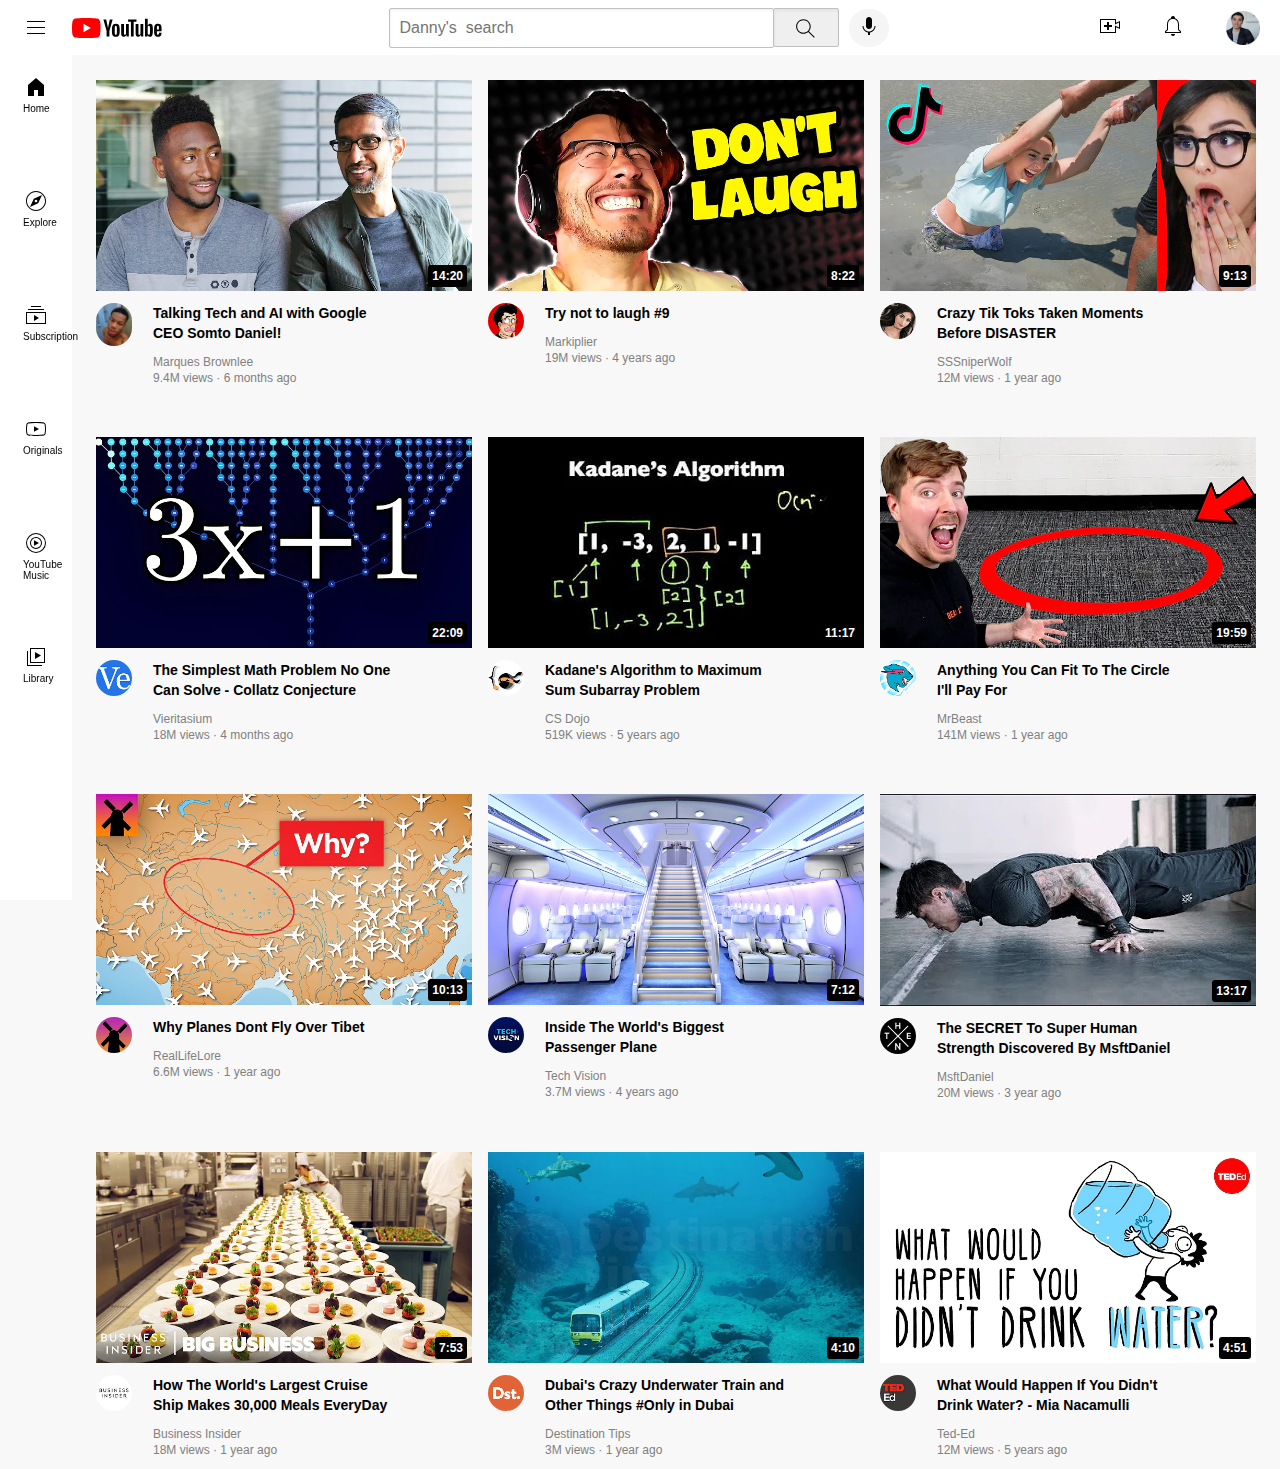
<file: Youtube.html/index.html>
<!DOCTYPE html>
<html>
<head>
    <title>Somto's Youtube Clone</title>
    <link rel="stylesheet" href="header.css">
    <link rel="stylesheet" href="youtube.css">
    <link rel="stylesheet" href="general.css"> 
    <link rel="stylesheet" href="sidebar.css">
</head>


<body class="body">
<header class="header">
    <div class="left-section">
      <img class="hamburger-menu" src="Youtubeimages.jpeg/hamburger-menu.svg">
      <img class="youtube-logo" src="Youtubeimages.jpeg/youtube-logo.svg">
    </div>
    <div class="center-section">
        <input class="search-bar" type="text" placeholder="Danny's  search">
        <button class="search-button">
            <img class="search-icon" src="Youtubeimages.jpeg/search.svg"><div class="tooltip">search</div>
        </button>
        <button class="voice-search-button">
            <img class="voice-search-icon" src="Youtubeimages.jpeg/voice-search-icon.svg">
            <div class="tooltip">Search with your voice</div> 
        </button>
    </div>
    <div class="right-section">
    
        <div class="upload-icon-container">
            <img class="upload-icon" src="Youtubeimages.jpeg/upload.svg">
            <div class="tooltip">create</div>  
        </div>
        <div class="notifications-icons-container"><img class="notifications-icons" src="Youtubeimages.jpeg/notifications.svg">
            <div class="tooltip">notifications</div>
        </div>
        <img class="profile-picture" src="Youtubeimages.jpeg/my-channel-2.jpeg">
     
    </div>
</header>

<nav class="sidebar">
    <div class="sidebar-link">
        <img class="sidebar-home" src="Youtubeimages.jpeg/home.svg">
        <div>Home</div>
    </div>
    <div class="sidebar-link">
        <img class="sidebar-explore" src="Youtubeimages.jpeg/explore.svg">
        <div>Explore</div>
    </div>
    <div class="sidebar-link">
        <img class="sidebar-su" src="Youtubeimages.jpeg/subscriptions.svg">
        <div class="sidebar-sub">Subscription</div>
    </div>
    <div class="sidebar-link">
        <img class="sidebar-originals" src="Youtubeimages.jpeg/originals.svg">
        <div>Originals</div>
    </div>
    <div class="sidebar-link">
        <img class="sidebar-music" src="Youtubeimages.jpeg/youtube-music.svg">
        <div>YouTube Music</div>
    </div>
    <div class="sidebar-link">
        <img class="sidebar-library" src="Youtubeimages.jpeg/library.svg">
        <div>Library</div>
    </div>
</nav>

<main>
<section class="video-grid">
    <div class="videopage-1">
        <div class="thumbnail-row">   
<img class="thumbnail-1" src="Youtubeimages.jpeg/thumbnail-1.jpeg">
            <div class="video-time">
                14:20
            </div>
        </div>
<div class="preview-grid">
                <div class="preview-1">
<img class="channel-1" src="Youtubeimages.jpeg/channel-1.jpg">
                </div>
                    <div class="preview-2">
                        <a href="https://www.youtube.com/watch?v=n2RNcPRtAiY" class="msft-link"><p class="video-title">Talking Tech and AI with Google CEO Somto Daniel!</p>
                        <p class="video-author">Marques Brownlee</p>
                        <p class="video-stats">9.4M views &#183; 6 months ago</p></a>
                    </div>
    </div>
</div>

<div class="videopage-2">
        <div class="thumbnail-row">
<img class="thumbnail-1" src="Youtubeimages.jpeg/thumbnail-2.jpeg">
             <div class="video-time">
               8:22
             </div>
        </div>
<div class="preview-grid">
    <div class="preview-1">   
<img class="channel-2" src="Youtubeimages.jpeg/channel-2.jpeg">
    </div>
    <div class="preview-2">   
    <a href="https://www.youtube.com/watch?v=qY0NMbACgP4" class="msft-link">
        <p class="video-title">Try not to laugh #9</p>
        <p class="video-author">Markiplier</p>
        <p class="video-stats">19M views &#183; 4 years ago</p></a>
    </div>
</div>
</div>

<div class="videopage-1">
<div class="thumbnail-row">   
<img class="thumbnail-1" src="Youtubeimages.jpeg/thumbnail-3.jpeg">
<div class="video-time">
    9:13
</div>
</div>
<div class="preview-grid">
<div class="preview-1">
<img class="channel-1" src="Youtubeimages.jpeg/channel-3.jpeg">
</div>
<div class="preview-2">
    <a href="https://www.youtube.com/watch?v=FgjPQQeTh1w" class="msft-link">
        <p class="video-title">Crazy Tik Toks Taken Moments Before DISASTER</p>
        <p class="video-author">SSSniperWolf</p>
        <p class="video-stats">12M views &#183; 1 year ago</p>
    </a>
</div>
</div>
</div>

<div class="videopage-2">
<div class="thumbnail-row">
<img class="thumbnail-1" src="Youtubeimages.jpeg/thumbnail-4.jpeg">
<div class="video-time">
    22:09
</div>
</div>
<div class="preview-grid">
<div class="preview-1">   
<img class="channel-2" src="Youtubeimages.jpeg/channel-4.jpeg">
</div>
<div class="preview-2"> 
    <a href="https://www.youtube.com/watch?v=094y1Z2wpJg" class="msft-link">  
<p class="video-title">The Simplest Math Problem No One Can Solve - Collatz Conjecture</p>
<p class="video-author">Vieritasium</p>
<p class="video-stats">18M views &#183; 4 months ago</p></a>
</div>
</div>
</div>

<div class="videopage-1">
<div class="thumbnail-row">   
<img class="thumbnail-1" src="Youtubeimages.jpeg/thumbnail-5.webp">
<div class="video-time">
    11:17
</div>
</div>
<div class="preview-grid">
<div class="preview-1">
<img class="channel-1" src="Youtubeimages.jpeg/channel-5.jpeg">
</div>
<div class="preview-2">
    <a href="https://www.youtube.com/watch?v=86CQq3pKSUw" class="msft-link">
<p class="video-title">Kadane's Algorithm to Maximum Sum Subarray Problem</p>
<p class="video-author">CS Dojo</p>
<p class="video-stats">519K views &#183; 5 years ago</p></a>
</div>
</div>
</div>

<div class="videopage-2">
<div class="thumbnail-row">
<img class="thumbnail-1" src="Youtubeimages.jpeg/thumbnail-6.webp">
<div class="video-time">
    19:59
</div>
</div>
<div class="preview-grid">
<div class="preview-1">   
<img class="channel-2" src="Youtubeimages.jpeg/channel-6.jpeg">
</div>
<div class="preview-2">
  <a href="https://www.youtube.com/watch?v=yXWw0_UfSFg" class="msft-link">     
<p class="video-title">Anything You Can Fit To The Circle I'll Pay For</p>
<p class="video-author">MrBeast</p>
<p class="video-stats">141M views &#183; 1 year ago</p></a>
</div>
</div>
</div>

<div class="videopage-1">
    <div class="thumbnail-row">   
<img class="thumbnail-1" src="Youtubeimages.jpeg/thumbnail-7.webp">
        <div class="video-time">
            10:13
        </div>
    </div>
<div class="preview-grid">
            <div class="preview-1">
<img class="channel-1" src="Youtubeimages.jpeg/channel-7.jpeg">
            </div>
                <div class="preview-2">
<a href="https://www.youtube.com/watch?v=fNVa1qMbF9Y" class="msft-link">
<p class="video-title">Why Planes Dont Fly Over Tibet</p>
<p class="video-author">RealLifeLore</p>
<p class="video-stats">6.6M views &#183; 1 year ago</p></a>
                </div>
</div>
</div>

<div class="videopage-2">
    <div class="thumbnail-row">
<img class="thumbnail-1" src="Youtubeimages.jpeg/thumbnail-8.webp">
         <div class="video-time">
           7:12
         </div>
    </div>
<div class="preview-grid">
<div class="preview-1">   
<img class="channel-2" src="Youtubeimages.jpeg/channel-8.jpeg">
</div>
<div class="preview-2"> 
    <a href="https://www.youtube.com/watch?v=lFm4EM1juls" class="msft-link">  
<p class="video-title">Inside The World's Biggest Passenger Plane</p>
<p class="video-author">Tech Vision</p>
<p class="video-stats">3.7M views &#183; 4 years ago</p></a>
</div>
</div>
</div>

<div class="videopage-1">
<div class="thumbnail-row">   
<img class="thumbnail-1" src="Youtubeimages.jpeg/thumbnail-9.webp">
<div class="video-time">
13:17
</div>
</div>
<div class="preview-grid">
<div class="preview-1">
<img class="channel-1" src="Youtubeimages.jpeg/channel-9.jpeg">
</div>
<div class="preview-2">
<a href="https://www.youtube.com/watch?v=ixmxOlcrlUc" class="msft-link">
    <p class="video-title">The SECRET To Super Human Strength Discovered By MsftDaniel</p>
    <p class="video-author">MsftDaniel</p>
    <p class="video-stats">20M views &#183; 3 year ago</p></a>
</div>
</div>
</div>

<div class="videopage-2">
<div class="thumbnail-row">
<img class="thumbnail-1" src="Youtubeimages.jpeg/thumbnail-10.webp">
<div class="video-time">
  7:53
</div>
</div>
<div class="preview-grid">
<div class="preview-1">   
<img class="channel-2" src="Youtubeimages.jpeg/channel-10.jpeg">
</div>
<div class="preview-2"> 
    <a href="https://www.youtube.com/watch?v=R2vXbFp5C9o" class="msft-link">  
<p class="video-title">How The World's Largest Cruise Ship Makes 30,000 Meals EveryDay</p>
<p class="video-author">Business Insider</p>
<p class="video-stats">18M views &#183; 1 year ago</p></a>
</div>
</div>
</div>

<div class="videopage-1">
<div class="thumbnail-row">   
<img class="thumbnail-1" src="Youtubeimages.jpeg/thumbnail-11.webp">
<div class="video-time">
   4:10
</div>
</div>
<div class="preview-grid">
<div class="preview-1">
<img class="channel-1" src="Youtubeimages.jpeg/channel-11.jpeg">
</div>
<div class="preview-2">
    <a href="https://www.youtube.com/watch?v=0nZuYyXET3s" class="msft-link">
<p class="video-title">Dubai's Crazy Underwater Train and Other Things #Only in Dubai</p>
<p class="video-author">Destination Tips</p>
<p class="video-stats">3M views &#183; 1 year ago</p></a>
</div>
</div>
</div>

<div class="videopage-2">
<div class="thumbnail-row">
<img class="thumbnail-1" src="Youtubeimages.jpeg/thumbnail-12.webp">
<div class="video-time">
4:51
</div>
</div>
<div class="preview-grid">
<div class="preview-1">   
<img class="channel-2" src="Youtubeimages.jpeg/channel-12.jpeg">
</div>
<div class="preview-2"> 
    <a href="https://www.youtube.com/watch?v=9iMGFqMmUFs" class="msft-link">  
<p class="video-title">What Would Happen If You Didn't Drink Water? - Mia Nacamulli</p>
<p class="video-author">Ted-Ed</p>
<p class="video-stats">12M views &#183; 5 years ago</p></a>
</div>
</div>
</div>
</section>
</main>

</body>
</html>
</file>
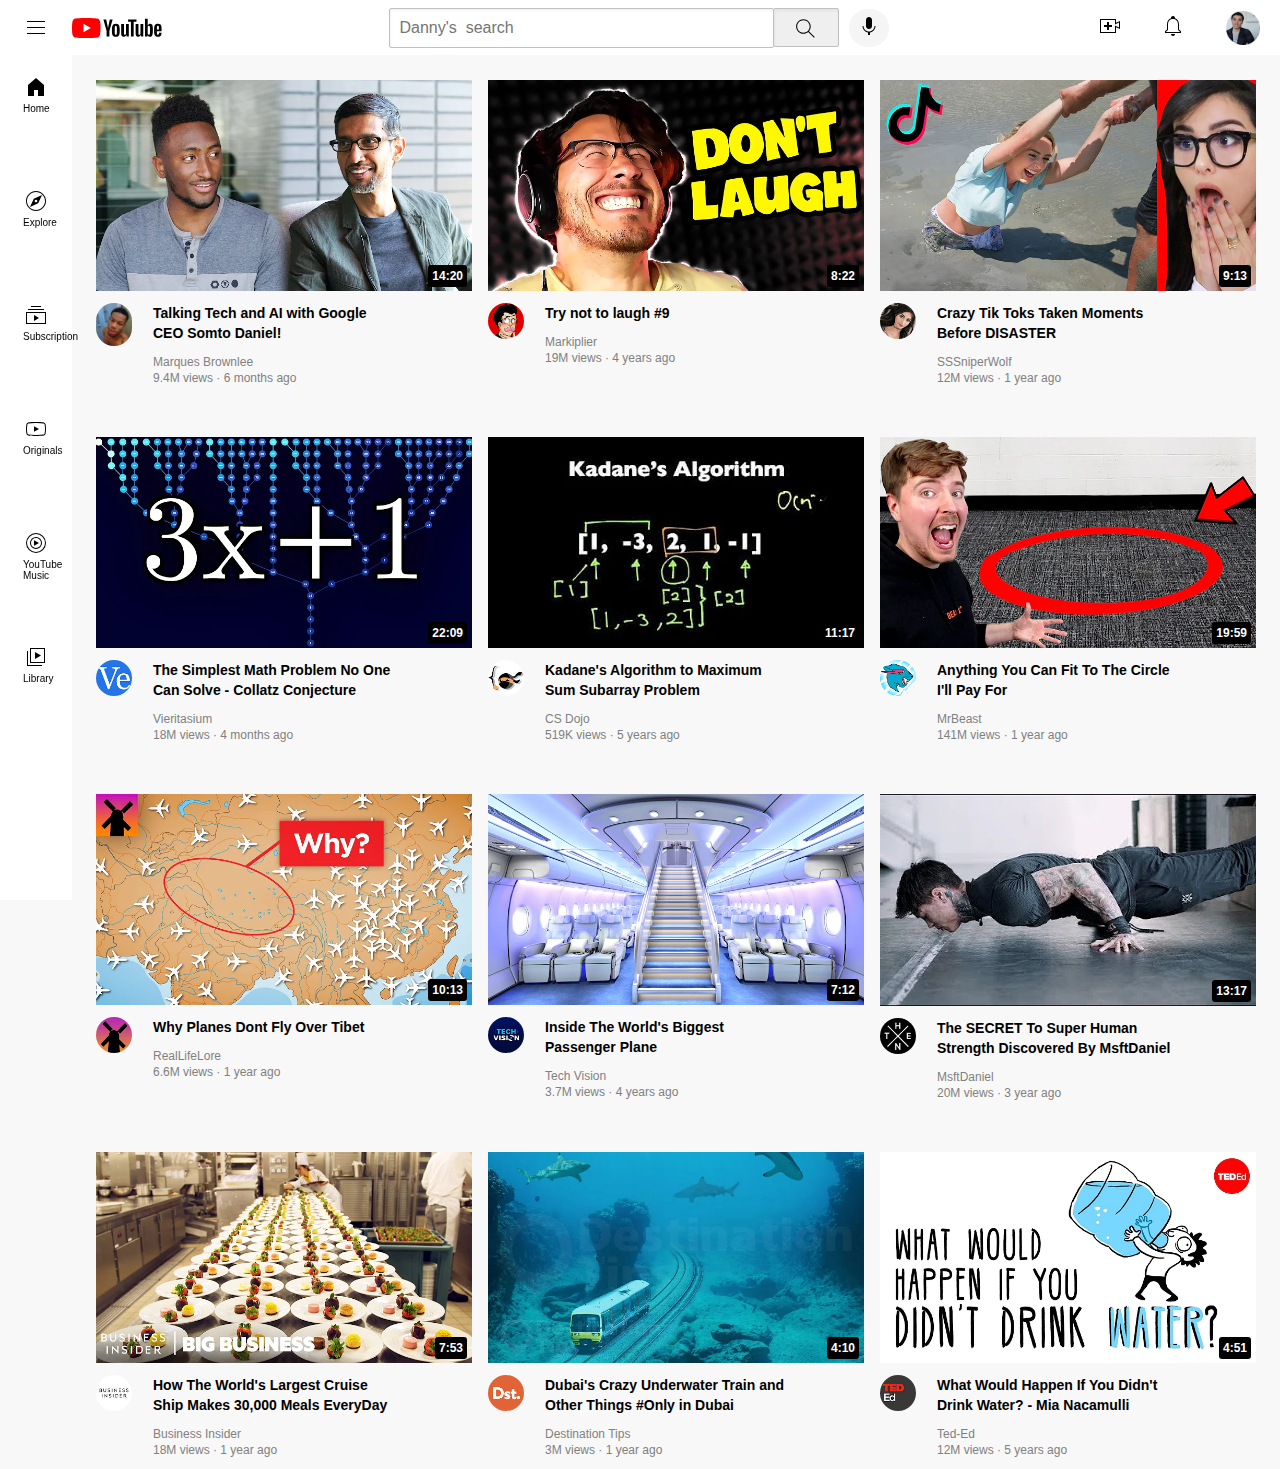
<file: Youtube.html/YOUTUBE.html>
<!DOCTYPE html>
<html>
<head>
    <title>Somto's Youtube Clone</title>
    <link rel="stylesheet" href="header.css">
    <link rel="stylesheet" href="youtube.css">
    <link rel="stylesheet" href="general.css"> 
    <link rel="stylesheet" href="sidebar.css">
</head>


<body class="body">
<header class="header">
    <div class="left-section">
      <img class="hamburger-menu" src="Youtubeimages.jpeg/hamburger-menu.svg">
      <img class="youtube-logo" src="Youtubeimages.jpeg/youtube-logo.svg">
    </div>
    <div class="center-section">
        <input class="search-bar" type="text" placeholder="Danny's  search">
        <button class="search-button">
            <img class="search-icon" src="Youtubeimages.jpeg/search.svg"><div class="tooltip">search</div>
        </button>
        <button class="voice-search-button">
            <img class="voice-search-icon" src="Youtubeimages.jpeg/voice-search-icon.svg">
            <div class="tooltip">Search with your voice</div> 
        </button>
    </div>
    <div class="right-section">
    
        <div class="upload-icon-container">
            <img class="upload-icon" src="Youtubeimages.jpeg/upload.svg">
            <div class="tooltip">create</div>  
        </div>
        <div class="notifications-icons-container"><img class="notifications-icons" src="Youtubeimages.jpeg/notifications.svg">
            <div class="tooltip">notifications</div>
        </div>
        <img class="profile-picture" src="Youtubeimages.jpeg/my-channel-2.jpeg">
     
    </div>
</header>

<nav class="sidebar">
    <div class="sidebar-link">
        <img class="sidebar-home" src="Youtubeimages.jpeg/home.svg">
        <div>Home</div>
    </div>
    <div class="sidebar-link">
        <img class="sidebar-explore" src="Youtubeimages.jpeg/explore.svg">
        <div>Explore</div>
    </div>
    <div class="sidebar-link">
        <img class="sidebar-su" src="Youtubeimages.jpeg/subscriptions.svg">
        <div class="sidebar-sub">Subscription</div>
    </div>
    <div class="sidebar-link">
        <img class="sidebar-originals" src="Youtubeimages.jpeg/originals.svg">
        <div>Originals</div>
    </div>
    <div class="sidebar-link">
        <img class="sidebar-music" src="Youtubeimages.jpeg/youtube-music.svg">
        <div>YouTube Music</div>
    </div>
    <div class="sidebar-link">
        <img class="sidebar-library" src="Youtubeimages.jpeg/library.svg">
        <div>Library</div>
    </div>
</nav>

<main>
<section class="video-grid">
    <div class="videopage-1">
        <div class="thumbnail-row">   
<img class="thumbnail-1" src="Youtubeimages.jpeg/thumbnail-1.jpeg">
            <div class="video-time">
                14:20
            </div>
        </div>
<div class="preview-grid">
                <div class="preview-1">
<img class="channel-1" src="Youtubeimages.jpeg/channel-1.jpg">
                </div>
                    <div class="preview-2">
                        <a href="https://www.youtube.com/watch?v=n2RNcPRtAiY" class="msft-link"><p class="video-title">Talking Tech and AI with Google CEO Somto Daniel!</p>
                        <p class="video-author">Marques Brownlee</p>
                        <p class="video-stats">9.4M views &#183; 6 months ago</p></a>
                    </div>
    </div>
</div>

<div class="videopage-2">
        <div class="thumbnail-row">
<img class="thumbnail-1" src="Youtubeimages.jpeg/thumbnail-2.jpeg">
             <div class="video-time">
               8:22
             </div>
        </div>
<div class="preview-grid">
    <div class="preview-1">   
<img class="channel-2" src="Youtubeimages.jpeg/channel-2.jpeg">
    </div>
    <div class="preview-2">   
    <a href="https://www.youtube.com/watch?v=qY0NMbACgP4" class="msft-link">
        <p class="video-title">Try not to laugh #9</p>
        <p class="video-author">Markiplier</p>
        <p class="video-stats">19M views &#183; 4 years ago</p></a>
    </div>
</div>
</div>

<div class="videopage-1">
<div class="thumbnail-row">   
<img class="thumbnail-1" src="Youtubeimages.jpeg/thumbnail-3.jpeg">
<div class="video-time">
    9:13
</div>
</div>
<div class="preview-grid">
<div class="preview-1">
<img class="channel-1" src="Youtubeimages.jpeg/channel-3.jpeg">
</div>
<div class="preview-2">
    <a href="https://www.youtube.com/watch?v=FgjPQQeTh1w" class="msft-link">
        <p class="video-title">Crazy Tik Toks Taken Moments Before DISASTER</p>
        <p class="video-author">SSSniperWolf</p>
        <p class="video-stats">12M views &#183; 1 year ago</p>
    </a>
</div>
</div>
</div>

<div class="videopage-2">
<div class="thumbnail-row">
<img class="thumbnail-1" src="Youtubeimages.jpeg/thumbnail-4.jpeg">
<div class="video-time">
    22:09
</div>
</div>
<div class="preview-grid">
<div class="preview-1">   
<img class="channel-2" src="Youtubeimages.jpeg/channel-4.jpeg">
</div>
<div class="preview-2"> 
    <a href="https://www.youtube.com/watch?v=094y1Z2wpJg" class="msft-link">  
<p class="video-title">The Simplest Math Problem No One Can Solve - Collatz Conjecture</p>
<p class="video-author">Vieritasium</p>
<p class="video-stats">18M views &#183; 4 months ago</p></a>
</div>
</div>
</div>

<div class="videopage-1">
<div class="thumbnail-row">   
<img class="thumbnail-1" src="Youtubeimages.jpeg/thumbnail-5.webp">
<div class="video-time">
    11:17
</div>
</div>
<div class="preview-grid">
<div class="preview-1">
<img class="channel-1" src="Youtubeimages.jpeg/channel-5.jpeg">
</div>
<div class="preview-2">
    <a href="https://www.youtube.com/watch?v=86CQq3pKSUw" class="msft-link">
<p class="video-title">Kadane's Algorithm to Maximum Sum Subarray Problem</p>
<p class="video-author">CS Dojo</p>
<p class="video-stats">519K views &#183; 5 years ago</p></a>
</div>
</div>
</div>

<div class="videopage-2">
<div class="thumbnail-row">
<img class="thumbnail-1" src="Youtubeimages.jpeg/thumbnail-6.webp">
<div class="video-time">
    19:59
</div>
</div>
<div class="preview-grid">
<div class="preview-1">   
<img class="channel-2" src="Youtubeimages.jpeg/channel-6.jpeg">
</div>
<div class="preview-2">
  <a href="https://www.youtube.com/watch?v=yXWw0_UfSFg" class="msft-link">     
<p class="video-title">Anything You Can Fit To The Circle I'll Pay For</p>
<p class="video-author">MrBeast</p>
<p class="video-stats">141M views &#183; 1 year ago</p></a>
</div>
</div>
</div>

<div class="videopage-1">
    <div class="thumbnail-row">   
<img class="thumbnail-1" src="Youtubeimages.jpeg/thumbnail-7.webp">
        <div class="video-time">
            10:13
        </div>
    </div>
<div class="preview-grid">
            <div class="preview-1">
<img class="channel-1" src="Youtubeimages.jpeg/channel-7.jpeg">
            </div>
                <div class="preview-2">
<a href="https://www.youtube.com/watch?v=fNVa1qMbF9Y" class="msft-link">
<p class="video-title">Why Planes Dont Fly Over Tibet</p>
<p class="video-author">RealLifeLore</p>
<p class="video-stats">6.6M views &#183; 1 year ago</p></a>
                </div>
</div>
</div>

<div class="videopage-2">
    <div class="thumbnail-row">
<img class="thumbnail-1" src="Youtubeimages.jpeg/thumbnail-8.webp">
         <div class="video-time">
           7:12
         </div>
    </div>
<div class="preview-grid">
<div class="preview-1">   
<img class="channel-2" src="Youtubeimages.jpeg/channel-8.jpeg">
</div>
<div class="preview-2"> 
    <a href="https://www.youtube.com/watch?v=lFm4EM1juls" class="msft-link">  
<p class="video-title">Inside The World's Biggest Passenger Plane</p>
<p class="video-author">Tech Vision</p>
<p class="video-stats">3.7M views &#183; 4 years ago</p></a>
</div>
</div>
</div>

<div class="videopage-1">
<div class="thumbnail-row">   
<img class="thumbnail-1" src="Youtubeimages.jpeg/thumbnail-9.webp">
<div class="video-time">
13:17
</div>
</div>
<div class="preview-grid">
<div class="preview-1">
<img class="channel-1" src="Youtubeimages.jpeg/channel-9.jpeg">
</div>
<div class="preview-2">
<a href="https://www.youtube.com/watch?v=ixmxOlcrlUc" class="msft-link">
    <p class="video-title">The SECRET To Super Human Strength Discovered By MsftDaniel</p>
    <p class="video-author">MsftDaniel</p>
    <p class="video-stats">20M views &#183; 3 year ago</p></a>
</div>
</div>
</div>

<div class="videopage-2">
<div class="thumbnail-row">
<img class="thumbnail-1" src="Youtubeimages.jpeg/thumbnail-10.webp">
<div class="video-time">
  7:53
</div>
</div>
<div class="preview-grid">
<div class="preview-1">   
<img class="channel-2" src="Youtubeimages.jpeg/channel-10.jpeg">
</div>
<div class="preview-2"> 
    <a href="https://www.youtube.com/watch?v=R2vXbFp5C9o" class="msft-link">  
<p class="video-title">How The World's Largest Cruise Ship Makes 30,000 Meals EveryDay</p>
<p class="video-author">Business Insider</p>
<p class="video-stats">18M views &#183; 1 year ago</p></a>
</div>
</div>
</div>

<div class="videopage-1">
<div class="thumbnail-row">   
<img class="thumbnail-1" src="Youtubeimages.jpeg/thumbnail-11.webp">
<div class="video-time">
   4:10
</div>
</div>
<div class="preview-grid">
<div class="preview-1">
<img class="channel-1" src="Youtubeimages.jpeg/channel-11.jpeg">
</div>
<div class="preview-2">
    <a href="https://www.youtube.com/watch?v=0nZuYyXET3s" class="msft-link">
<p class="video-title">Dubai's Crazy Underwater Train and Other Things #Only in Dubai</p>
<p class="video-author">Destination Tips</p>
<p class="video-stats">3M views &#183; 1 year ago</p></a>
</div>
</div>
</div>

<div class="videopage-2">
<div class="thumbnail-row">
<img class="thumbnail-1" src="Youtubeimages.jpeg/thumbnail-12.webp">
<div class="video-time">
4:51
</div>
</div>
<div class="preview-grid">
<div class="preview-1">   
<img class="channel-2" src="Youtubeimages.jpeg/channel-12.jpeg">
</div>
<div class="preview-2"> 
    <a href="https://www.youtube.com/watch?v=9iMGFqMmUFs" class="msft-link">  
<p class="video-title">What Would Happen If You Didn't Drink Water? - Mia Nacamulli</p>
<p class="video-author">Ted-Ed</p>
<p class="video-stats">12M views &#183; 5 years ago</p></a>
</div>
</div>
</div>
</section>
</main>

</body>
</html>
</file>
<file: Youtube.html/header.css>
.header {
    height: 55px;

    display: flex;
    flex-direction: row;
    justify-content: space-between;

    position: fixed;
    top: 0;
    left: 0;
    right: 0;
    z-index: 100;

    background-color: white;
    border-bottom-width: 0px;
    border-bottom-style: solid;
    border-bottom-color: rgb(228, 228, 228);
}

.left-section {
    display: flex;
    align-items: center;
    margin-right: 70px;
}
.hamburger-menu {
    height: 24px;
    margin-left: 24px;
    margin-right: 24px;
    cursor: pointer;
}
.hamburger-menu:hover {
    background-color: lightgray;
}
.youtube-logo {
    height: 20px;
    
}

.center-section {
    display: flex;
    align-items: center;
    flex: 1;
    margin-right: 35px;
    max-width: 500px;
    

}
.search-button {
    height: 39px;
    width: 66px;
    border-width: 1px;
    border-style: solid;
    border-color: rgb(192, 192, 192);
    border-radius: 2px;
    box-shadow: inset 1px 2px 3px rgba(0, 0, 0, 0.05);
    margin-left: -1px;
    cursor: pointer;
    position: relative;
}
.search-button:hover {
    background-color: lightgray;
}
.voice-search-button {
    height: 38px;
    width: 40px;
    margin-left: 10px;
    border-radius: 20px;
    border: none;
    background-color: rgb( 245, 245, 245);
    cursor: pointer;
    position: relative;
    display: flex;
    justify-content: center;
}
.voice-search-button .tooltip,
.upload-icon-container .tooltip,
.notifications-icons-container .tooltip {
    position: absolute;
    background-color: gray;
    color: white;
    padding: 3px;
    border-radius: 2px;
    font-size: 12px;
    bottom: -30px;
    opacity: 0;
    transition: 0.15s;
    pointer-events: none;
    white-space: nowrap;
}
.voice-search-button:hover .tooltip,
.upload-icon-container:hover .tooltip,
.notifications-icons-container:hover .tooltip{
    opacity: 1;
}
.voice-search-button:hover {
    background-color: lightgray;
}

.voice-search-icon {
    height: 24px;
    margin-top: 4px;
}
.search-bar {
    flex: 1;
    height: 36px;
    padding-left: 10px;
    font-size: 16px;
    border: 1px solid rgb(192, 192, 192);
    border-radius: 2px;
    box-shadow: inset 1px 2px 3px rgba(0, 0, 0, 0.05);
    width: 0;
}
.search-bar::placeholder {
   font-family: Arial, Helvetica, sans-serif; 
   font-size: 16px;
}

.search-button .tooltip{
    position: absolute;
    background-color: gray;
    color: white;
    padding: 3px;
    border-radius: 2px;
    font-size: 12px;
    bottom: -30px;
    opacity: 0;
    transition: 0.15s;
    pointer-events: none;
}
.search-button:hover .tooltip{
    opacity: 1;
}
.search-icon {
    height: 25px;
    margin-top: 4px;
}


.right-section {
    width: 180px;
    display: flex;
    align-items: center;
    justify-content: space-between;
    margin-right: 20px; 
    flex-shrink: 0;
}
.upload-icon {
    height: 24px;
    margin-right: 20px;
    cursor: pointer;
    margin-top: 5px;
    margin-left: 20px;
    
}

.upload-icon-container,
.notifications-icons-container {
    height: 38px;
    width: 40px;
    margin-left: 10px;
    border-radius: 20px;
    border: none;
    cursor: pointer;
    position: relative;
    display: flex;
    justify-content: center;
}
.upload-icon:hover {
    border-radius: 20px;
    padding: 7px;
    border: none;
    background-color: rgb( 245, 245, 245);
    
}

.notifications-icons {
    height: 24px;
    margin-right: 16px;
    cursor: pointer;
    margin-top: 5px;
}
.notifications-icons:hover {
    background-color: rgb(235, 235, 235);
    border-radius: 20px;
    padding: 7px;
    border: none;
    
}
.notifications-count {
    position: absolute;
    top: -2px;
    right: -5px;
    background-color: red;
    color: white;
    font-family: Arial, Helvetica, sans-serif;
    font-size: 11px;
    font-weight: bold;
    padding: 3px;
    border-radius: 12px;
}
.profile-picture {
    height: 34px;
    border-radius: 10px;
    margin-left: 5px;
    cursor: pointer;
}
</file>
<file: Youtube.html/youtube.css>
.thumbnail-1 {
        width: 100%;
    }
    .channel-1{
    width: 36px;
    border-radius: 100px;
    }
    
    .thumbnail-row{
    margin-bottom: 12px;
    position: relative;
    margin-bottom: 8px;
    }
    .video-time {
        background-color: black;
        color: white;
        position: absolute;
        bottom: 8px;
        right: 5px;

        font-size: 12px;
        font-weight: bold;
        padding: 4px;
        border-radius: 3px;
    }
    .video-grid {
        font-family: Arial, Helvetica, sans-serif;
        display: grid;
        grid-template-columns: 1fr 1fr 1fr;
        column-gap: 16px;
        row-gap: 40px;
    }
    .preview-grid {
        display: grid;
        grid-template-columns : 50px 1fr;
    }
    .preview-1 {
    display: inline-block;
    width: 50px;
    vertical-align: top;
    }
    .preview-2 {
    display: inline-block;
    width: 240px;
    margin-left: 7px;
    }
    .preview-2:hover {
       background-color: rgb(233, 227, 227);
       border-radius: 10px;
       
    }
    
    .channel-2{
    width: 36px;
    border-radius: 50px;
    }
    .video-title {
    font-weight: bold;
    font-size: 14px;
    margin-bottom: 10px;
    margin-top: 0px;
    font-family: Arial, Helvetica, sans-serif; 
    line-height: 20px; 
    }
    .video-author {
    color: gray;
    font-size: 12px;
    margin-bottom: 2px;
    }
    .video-stats {
    color: gray;
    margin-top: 0px;
    font-size: 12px;
    }

    @media (max-width: 750px) {
        .video-grid {
            grid-template-columns: 1fr 1fr;
        }
    }
    
    @media (min-width: 751px) and (max-width: 999px) {
        .video-grid {
            grid-template-columns: 1fr 1fr 1fr ;
        }
    }

    @media (max-width: 1000px) {
        .video-grid {
            grid-template-columns: 1fr 1fr 1fr 1fr;
        }
    }

    .msft-link {
        text-decoration: none;
        color: black;
    }
</file>
<file: Youtube.html/general.css>
.p {
    font-family: Arial;
    margin-top: 0px;
    margin-bottom: 0px;
    }

.body {
    font-family: Arial, Helvetica, sans-serif;
    margin: 0;
    padding-top: 80px;
    padding-left: 96px;
    padding-right: 24px;
    background-color: rgb(248, 248, 248);
}
</file>
<file: Youtube.html/sidebar.css>
.sidebar {
    position: fixed;
    left: 0;
    bottom: 0;
    top: 15px;
    background-color: white;
    width: 72px;
    margin-top: 40px;
    z-index: 200;
}

.sidebar-link {
    height: 94px;
    cursor: pointer;
    display: flex;
    flex-direction: column;
    margin-top: 20px;
}

.sidebar-link:hover {
    background-color: rgb(235, 235, 235);
}

.sidebar-link img{
    height: 24px;
    
}

.sidebar-link div {
    font-family: Arial;
    font-size: 10px;
    margin-top: 4px;
    margin-left: 23px;
}
</file>
